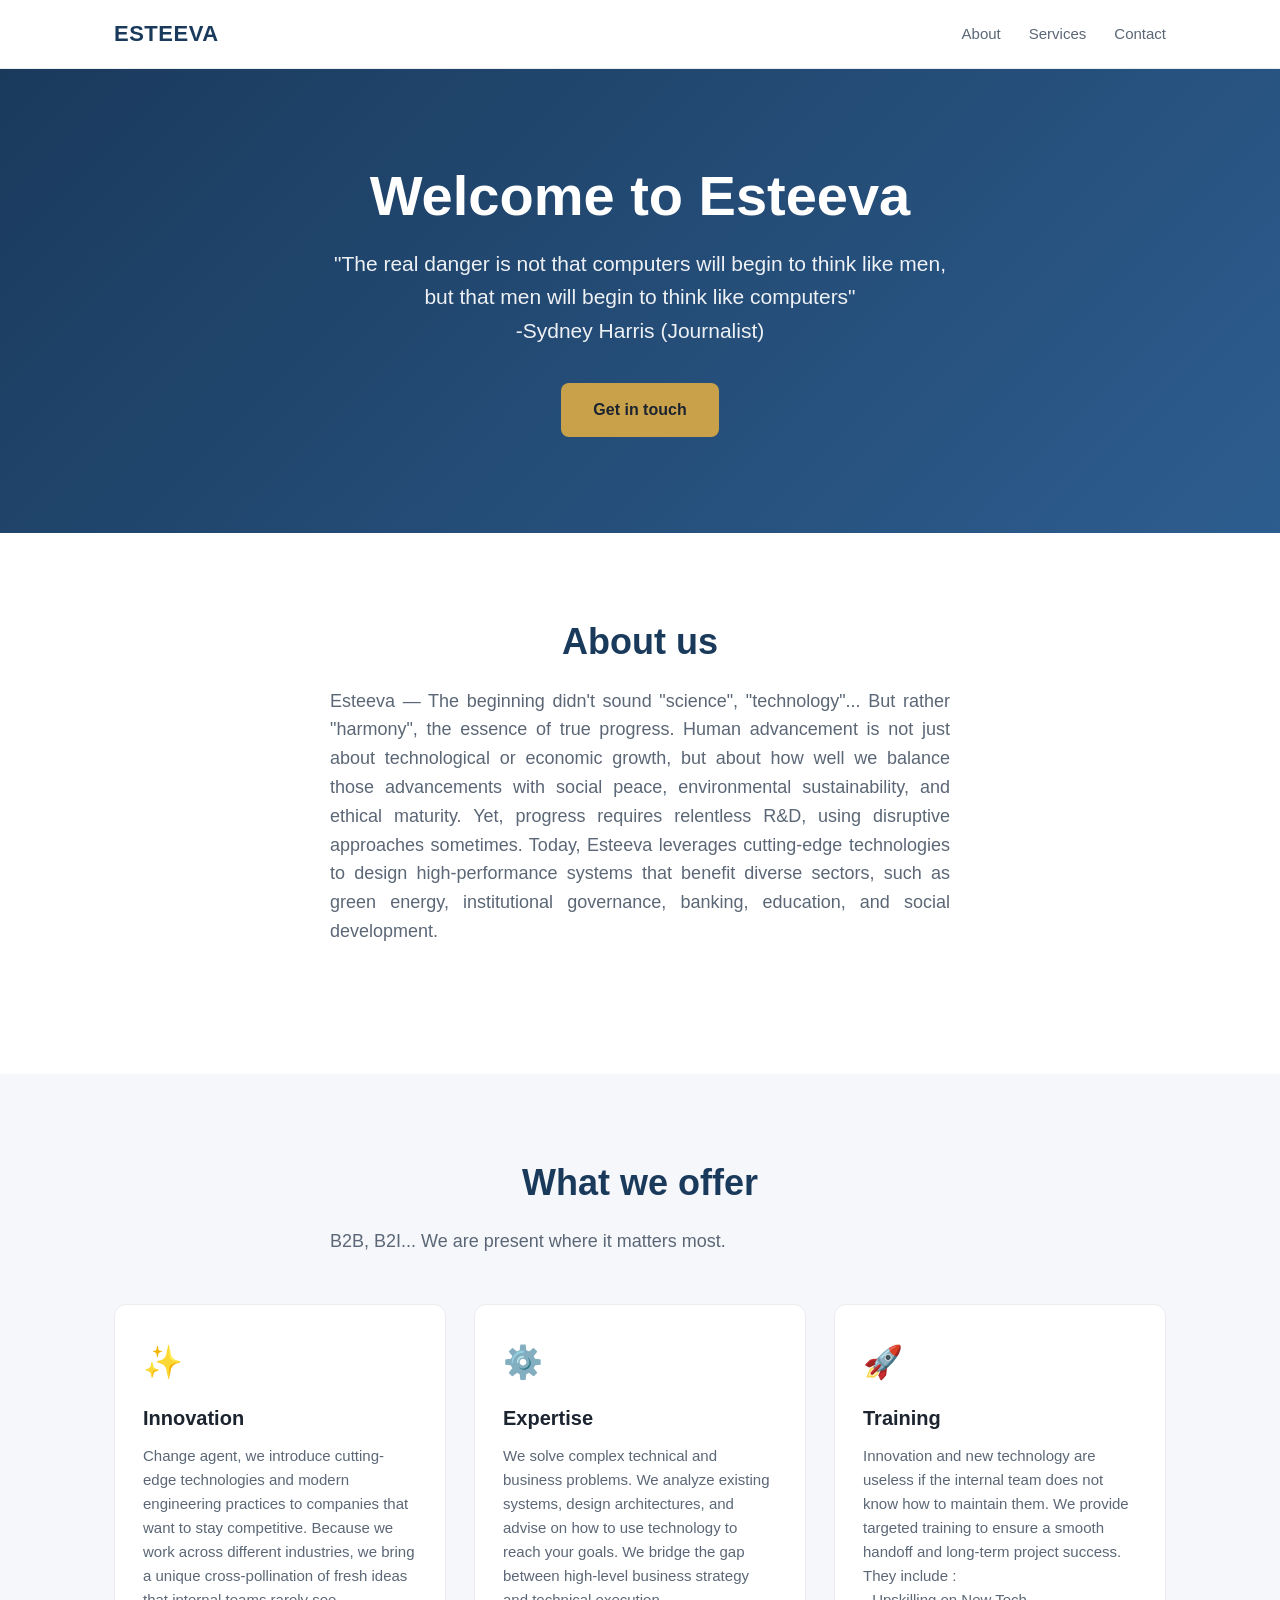
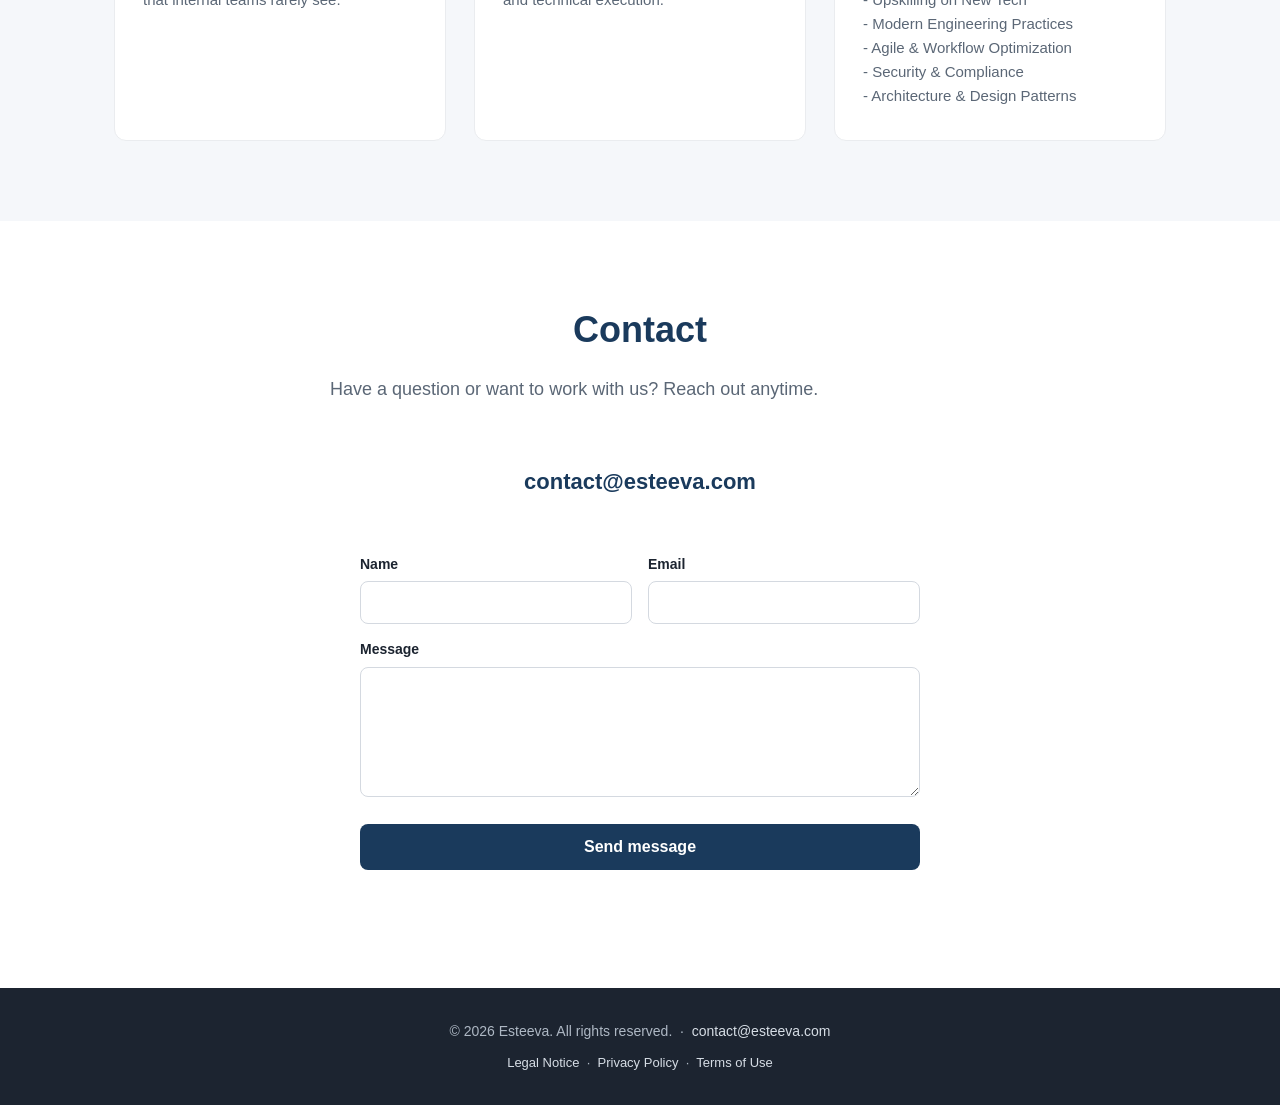
<file: index.html>
<!DOCTYPE html>
<html lang="en">
<head>
  <meta charset="UTF-8" />
  <meta name="viewport" content="width=device-width, initial-scale=1.0" />
  <title>Esteeva</title>
  <meta name="description" content="Esteeva — [short company description goes here]." />

  <!-- Open Graph (link previews on social / messaging) -->
  <meta property="og:title" content="Esteeva" />
  <meta property="og:description" content="Esteeva — [short company description goes here]." />
  <meta property="og:type" content="website" />
  <meta property="og:url" content="https://esteeva.com" />

  <link rel="icon" href="data:image/svg+xml,<svg xmlns='http://www.w3.org/2000/svg' viewBox='0 0 100 100'><text y='.9em' font-size='90'>E</text></svg>" />

  <style>
    :root {
      --brand: #1a3a5c;        /* primary brand color — edit to taste */
      --brand-light: #2d5d8f;
      --accent: #c9a14a;        /* accent / highlight */
      --ink: #1c2430;
      --muted: #5b6776;
      --bg: #ffffff;
      --bg-alt: #f5f7fa;
      --max: 1100px;
    }

    * { box-sizing: border-box; margin: 0; padding: 0; }

    html { scroll-behavior: smooth; }

    body {
      font-family: -apple-system, BlinkMacSystemFont, "Segoe UI", Roboto, Helvetica, Arial, sans-serif;
      color: var(--ink);
      background: var(--bg);
      line-height: 1.6;
      -webkit-font-smoothing: antialiased;
    }

    .wrap { max-width: var(--max); margin: 0 auto; padding: 0 24px; }

    /* Header */
    header {
      position: sticky; top: 0; z-index: 10;
      background: rgba(255,255,255,0.9);
      backdrop-filter: blur(8px);
      border-bottom: 1px solid #eaecef;
    }
    .nav { display: flex; align-items: center; justify-content: space-between; height: 68px; }
    .logo { font-weight: 800; letter-spacing: 0.5px; font-size: 22px; color: var(--brand); text-decoration: none; }
    .nav-links { display: flex; gap: 28px; }
    .nav-links a { color: var(--muted); text-decoration: none; font-size: 15px; font-weight: 500; }
    .nav-links a:hover { color: var(--brand); }
    @media (max-width: 640px) { .nav-links { display: none; } }

    /* Hero */
    .hero {
      background: linear-gradient(135deg, var(--brand) 0%, var(--brand-light) 100%);
      color: #fff;
      padding: 96px 0;
      text-align: center;
    }
    .hero h1 { font-size: clamp(34px, 6vw, 56px); font-weight: 800; line-height: 1.1; margin-bottom: 20px; }
    .hero p { font-size: clamp(17px, 2.5vw, 21px); max-width: 640px; margin: 0 auto 36px; opacity: 0.92; }
    .btn {
      display: inline-block; background: var(--accent); color: #1c2430;
      padding: 14px 32px; border-radius: 8px; text-decoration: none;
      font-weight: 700; font-size: 16px; transition: transform 0.15s ease, box-shadow 0.15s ease;
    }
    .btn:hover { transform: translateY(-2px); box-shadow: 0 8px 24px rgba(0,0,0,0.2); }

    /* Sections */
    section { padding: 80px 0; }
    .section-alt { background: var(--bg-alt); }
    h2 { font-size: clamp(26px, 4vw, 36px); font-weight: 800; margin-bottom: 16px; text-align: center; color: var(--brand); }
    .lead { text-align: justify; color: var(--muted); max-width: 620px; margin: 0 auto 48px; font-size: 18px; }

    .grid { display: grid; grid-template-columns: repeat(auto-fit, minmax(260px, 1fr)); gap: 28px; }
    .card {
      background: var(--bg); border: 1px solid #eaecef; border-radius: 12px;
      padding: 32px 28px; transition: box-shadow 0.2s ease, transform 0.2s ease;
    }
    .card:hover { box-shadow: 0 12px 32px rgba(26,58,92,0.1); transform: translateY(-4px); }
    .card .icon { font-size: 32px; margin-bottom: 14px; }
    .card h3 { font-size: 20px; margin-bottom: 10px; color: var(--ink); }
    .card p { color: var(--muted); font-size: 15px; }

    /* Contact */
    .contact { text-align: center; }
    .contact a.email {
      display: inline-block; margin-top: 12px; font-size: 22px; font-weight: 700;
      color: var(--brand); text-decoration: none;
    }
    .contact a.email:hover { color: var(--accent); }

    /* Contact form */
    .contact-form { max-width: 560px; margin: 40px auto 0; text-align: left; }
    .contact-form .row { display: flex; gap: 16px; }
    .contact-form .row > * { flex: 1; }
    @media (max-width: 560px) { .contact-form .row { flex-direction: column; gap: 0; } }
    .contact-form label { display: block; font-size: 14px; font-weight: 600; color: var(--ink); margin: 14px 0 6px; }
    .contact-form input, .contact-form textarea {
      width: 100%; padding: 12px 14px; font-size: 15px; font-family: inherit;
      border: 1px solid #d4d9e0; border-radius: 8px; background: #fff; color: var(--ink);
    }
    .contact-form input:focus, .contact-form textarea:focus {
      outline: none; border-color: var(--brand); box-shadow: 0 0 0 3px rgba(26,58,92,0.12);
    }
    .contact-form textarea { resize: vertical; min-height: 130px; }
    .contact-form button {
      margin-top: 20px; width: 100%; background: var(--brand); color: #fff; border: none;
      padding: 14px 32px; border-radius: 8px; font-weight: 700; font-size: 16px; cursor: pointer;
      transition: background 0.15s ease;
    }
    .contact-form button:hover { background: var(--brand-light); }
    .contact-form button:disabled { opacity: 0.6; cursor: not-allowed; }
    .form-status { margin-top: 16px; text-align: center; font-size: 15px; font-weight: 600; min-height: 22px; }
    .form-status.ok { color: #1a7a44; }
    .form-status.err { color: #b4232a; }
    /* honeypot — hidden from humans, catches bots */
    .hp { position: absolute; left: -9999px; opacity: 0; height: 0; overflow: hidden; }

    /* Footer */
    footer { background: var(--ink); color: #aeb8c4; text-align: center; padding: 32px 0; font-size: 14px; }
    footer a { color: #d6dde5; text-decoration: none; }
  </style>
</head>
<body>

  <header>
    <div class="wrap nav">
      <a href="#" class="logo">ESTEEVA</a>
      <nav class="nav-links">
        <a href="#about">About</a>
        <a href="#services">Services</a>
        <a href="#contact">Contact</a>
      </nav>
    </div>
  </header>

  <!-- HERO -->
  <section class="hero">
    <div class="wrap">
      <h1>Welcome to Esteeva</h1>
      <p><span>"The real danger is not that computers will begin to think like men, but that men will begin to think like computers"</span><br><span align="right">-Sydney Harris (Journalist)</span></p>
      <a href="#contact" class="btn">Get in touch</a>
    </div>
  </section>

  <!-- ABOUT -->
  <section id="about">
    <div class="wrap">
      <h2>About us</h2>
      <p class="lead">Esteeva — The beginning didn't sound "science", "technology"... But rather "harmony", the essence of true progress. Human advancement is not just about technological or economic growth, but about how well we balance those advancements with social peace, environmental sustainability, and ethical maturity. Yet, progress requires relentless R&D, using disruptive approaches sometimes. Today, Esteeva leverages cutting-edge technologies to design high-performance systems that benefit diverse sectors, such as green energy, institutional governance, banking, education, and social development.</p>
    </div>
  </section>

  <!-- SERVICES -->
  <section id="services" class="section-alt">
    <div class="wrap">
      <h2>What we offer</h2>
      <p class="lead">B2B, B2I... We are present where it matters most.</p>
      <div class="grid">
        <div class="card">
          <div class="icon">&#10024;</div>
          <h3>Innovation</h3>
          <p>Change agent, we introduce cutting-edge technologies and modern engineering practices to companies that want to stay competitive. Because we work across different industries, we bring a unique cross-pollination of fresh ideas that internal teams rarely see.</p>
        </div>
        <div class="card">
          <div class="icon">&#9881;&#65039;</div>
          <h3>Expertise</h3>
          <p>We solve complex technical and business problems. We analyze existing systems, design architectures, and advise on how to use technology to reach your goals. We bridge the gap between high-level business strategy and technical execution.</p>
        </div>
        <div class="card">
          <div class="icon">&#128640;</div>
          <h3>Training</h3>
          <p>Innovation and new technology are useless if the internal team does not know how to maintain them. We provide targeted training to ensure a smooth handoff and long-term project success. They include :<br>

		  - Upskilling on New Tech<br>
		  - Modern Engineering Practices<br>
		  - Agile & Workflow Optimization<br>
		  - Security & Compliance<br>
		  - Architecture & Design Patterns<br>

		  </p>
        </div>
      </div>
    </div>
  </section>

  <!-- CONTACT -->
  <section id="contact">
    <div class="wrap contact">
      <h2>Contact</h2>
      <p class="lead">Have a question or want to work with us? Reach out anytime.</p>
      <a class="email" href="mailto:contact@esteeva.com">contact@esteeva.com</a>

      <form class="contact-form" id="contactForm">
        <!-- Web3Forms: get a free access key at https://web3forms.com (enter contact@esteeva.com,
             the key is emailed to you), then paste it below. No account/dashboard needed. -->
        <input type="hidden" name="access_key" value="db4b8faa-c074-431f-97e0-5a74add62d4d" />
        <input type="hidden" name="subject" value="New message from esteeva.com" />
        <input type="hidden" name="from_name" value="Esteeva website" />

        <div class="row">
          <div>
            <label for="cf-name">Name</label>
            <input id="cf-name" type="text" name="name" required autocomplete="name" />
          </div>
          <div>
            <label for="cf-email">Email</label>
            <input id="cf-email" type="email" name="email" required autocomplete="email" />
          </div>
        </div>

        <label for="cf-message">Message</label>
        <textarea id="cf-message" name="message" required></textarea>

        <!-- honeypot anti-spam field; bots fill it, humans don't see it -->
        <input type="checkbox" name="botcheck" class="hp" tabindex="-1" autocomplete="off" />

        <button type="submit" id="cf-submit">Send message</button>
        <div class="form-status" id="cf-status" role="status" aria-live="polite"></div>
      </form>
    </div>
  </section>

  <footer>
    <div class="wrap">
      &copy; <span id="year"></span> Esteeva. All rights reserved. &nbsp;&middot;&nbsp;
      <a href="mailto:contact@esteeva.com">contact@esteeva.com</a>
      <div style="margin-top:10px; font-size:13px;">
        <a href="legal-notice.html">Legal Notice</a> &nbsp;&middot;&nbsp;
        <a href="privacy.html">Privacy Policy</a> &nbsp;&middot;&nbsp;
        <a href="terms.html">Terms of Use</a>
      </div>
    </div>
  </footer>

  <script>
    document.getElementById('year').textContent = new Date().getFullYear();

    // Contact form -> Web3Forms (submits via fetch so the visitor stays on the page)
    (function () {
      var form = document.getElementById('contactForm');
      if (!form) return;
      var statusEl = document.getElementById('cf-status');
      var btn = document.getElementById('cf-submit');

      form.addEventListener('submit', function (e) {
        e.preventDefault();
        statusEl.className = 'form-status';
        statusEl.textContent = 'Sending…';
        btn.disabled = true;

        fetch('https://api.web3forms.com/submit', {
          method: 'POST',
          headers: { 'Accept': 'application/json' },
          body: new FormData(form)
        })
          .then(function (r) { return r.json(); })
          .then(function (data) {
            if (data.success) {
              statusEl.className = 'form-status ok';
              statusEl.textContent = 'Thanks — your message has been sent.';
              form.reset();
            } else {
              statusEl.className = 'form-status err';
              statusEl.textContent = data.message || 'Something went wrong. Please email us directly.';
            }
          })
          .catch(function () {
            statusEl.className = 'form-status err';
            statusEl.textContent = 'Network error. Please email contact@esteeva.com instead.';
          })
          .finally(function () { btn.disabled = false; });
      });
    })();
  </script>

</body>
</html>
</file>
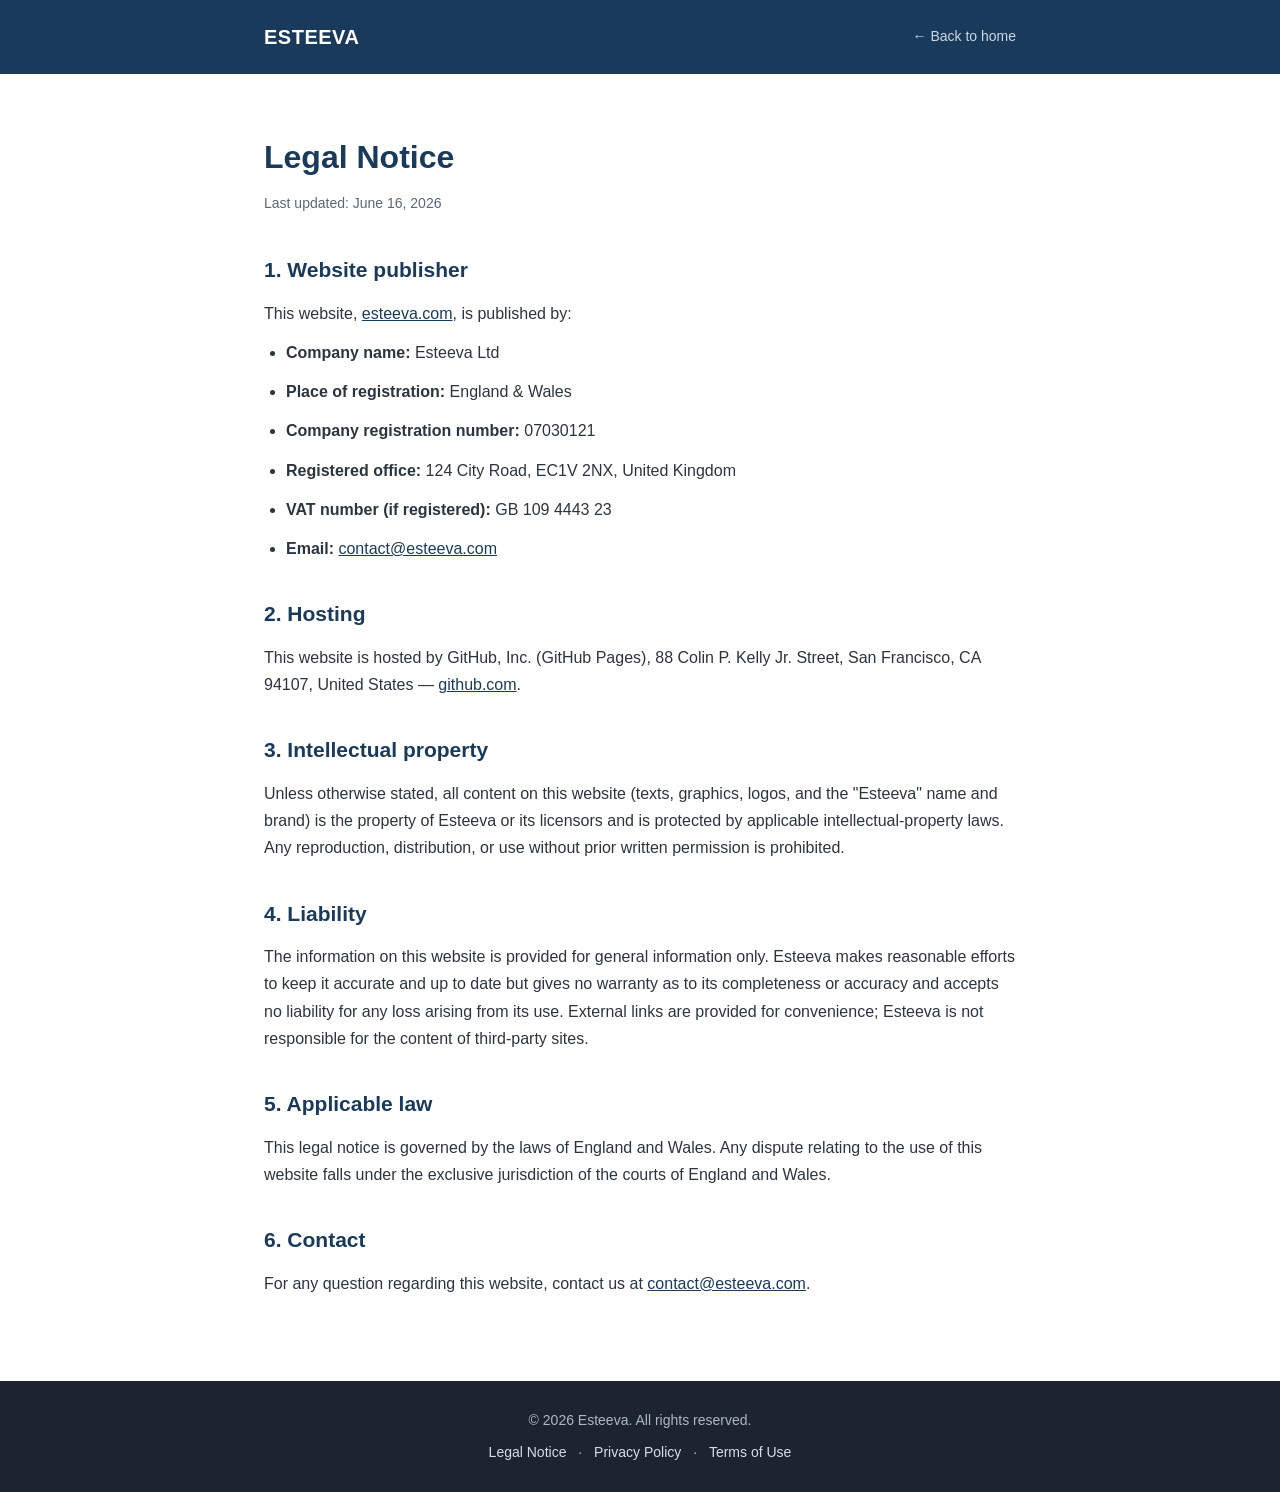
<file: legal-notice.html>
<!DOCTYPE html>
<html lang="en">
<head>
  <meta charset="UTF-8" />
  <meta name="viewport" content="width=device-width, initial-scale=1.0" />
  <title>Legal Notice — Esteeva</title>
  <meta name="robots" content="index, follow" />
  <link rel="stylesheet" href="legal.css" />
  <link rel="icon" href="data:image/svg+xml,<svg xmlns='http://www.w3.org/2000/svg' viewBox='0 0 100 100'><text y='.9em' font-size='90'>E</text></svg>" />
</head>
<body>
  <header>
    <div class="wrap">
      <a href="index.html" class="logo">ESTEEVA</a>
      <a href="index.html" class="back">&larr; Back to home</a>
    </div>
  </header>

  <main>
    <div class="wrap">
      <h1>Legal Notice</h1>
      <p class="updated">Last updated: June 16, 2026</p>

      <h2>1. Website publisher</h2>
      <p>This website, <a href="https://esteeva.com">esteeva.com</a>, is published by:</p>
      <ul>
        <li><strong>Company name:</strong> Esteeva Ltd</li>
        <li><strong>Place of registration:</strong> England &amp; Wales</li>
        <li><strong>Company registration number:</strong> 07030121</li>
        <li><strong>Registered office:</strong> 124 City Road, EC1V 2NX, United Kingdom</li>
        <li><strong>VAT number (if registered):</strong> GB 109 4443 23</li>
        <li><strong>Email:</strong> <a href="mailto:contact@esteeva.com">contact@esteeva.com</a></li>
      </ul>

      <h2>2. Hosting</h2>
      <p>
        This website is hosted by GitHub, Inc. (GitHub Pages), 88 Colin P. Kelly Jr.
        Street, San Francisco, CA 94107, United States &mdash;
        <a href="https://github.com">github.com</a>.
      </p>

      <h2>3. Intellectual property</h2>
      <p>
        Unless otherwise stated, all content on this website (texts, graphics, logos,
        and the "Esteeva" name and brand) is the property of Esteeva or its licensors
        and is protected by applicable intellectual-property laws. Any reproduction,
        distribution, or use without prior written permission is prohibited.
      </p>

      <h2>4. Liability</h2>
      <p>
        The information on this website is provided for general information only.
        Esteeva makes reasonable efforts to keep it accurate and up to date but gives
        no warranty as to its completeness or accuracy and accepts no liability for any
        loss arising from its use. External links are provided for convenience; Esteeva
        is not responsible for the content of third-party sites.
      </p>

      <h2>5. Applicable law</h2>
      <p>
        This legal notice is governed by the laws of England and Wales. Any dispute
        relating to the use of this website falls under the exclusive jurisdiction of
        the courts of England and Wales.
      </p>

      <h2>6. Contact</h2>
      <p>
        For any question regarding this website, contact us at
        <a href="mailto:contact@esteeva.com">contact@esteeva.com</a>.
      </p>
    </div>
  </main>

  <footer>
    <div class="wrap">
      &copy; <span id="year"></span> Esteeva. All rights reserved.
      <div class="footer-links">
        <a href="legal-notice.html">Legal Notice</a> &middot;
        <a href="privacy.html">Privacy Policy</a> &middot;
        <a href="terms.html">Terms of Use</a>
      </div>
    </div>
  </footer>
  <script>document.getElementById('year').textContent = new Date().getFullYear();</script>
</body>
</html>
</file>
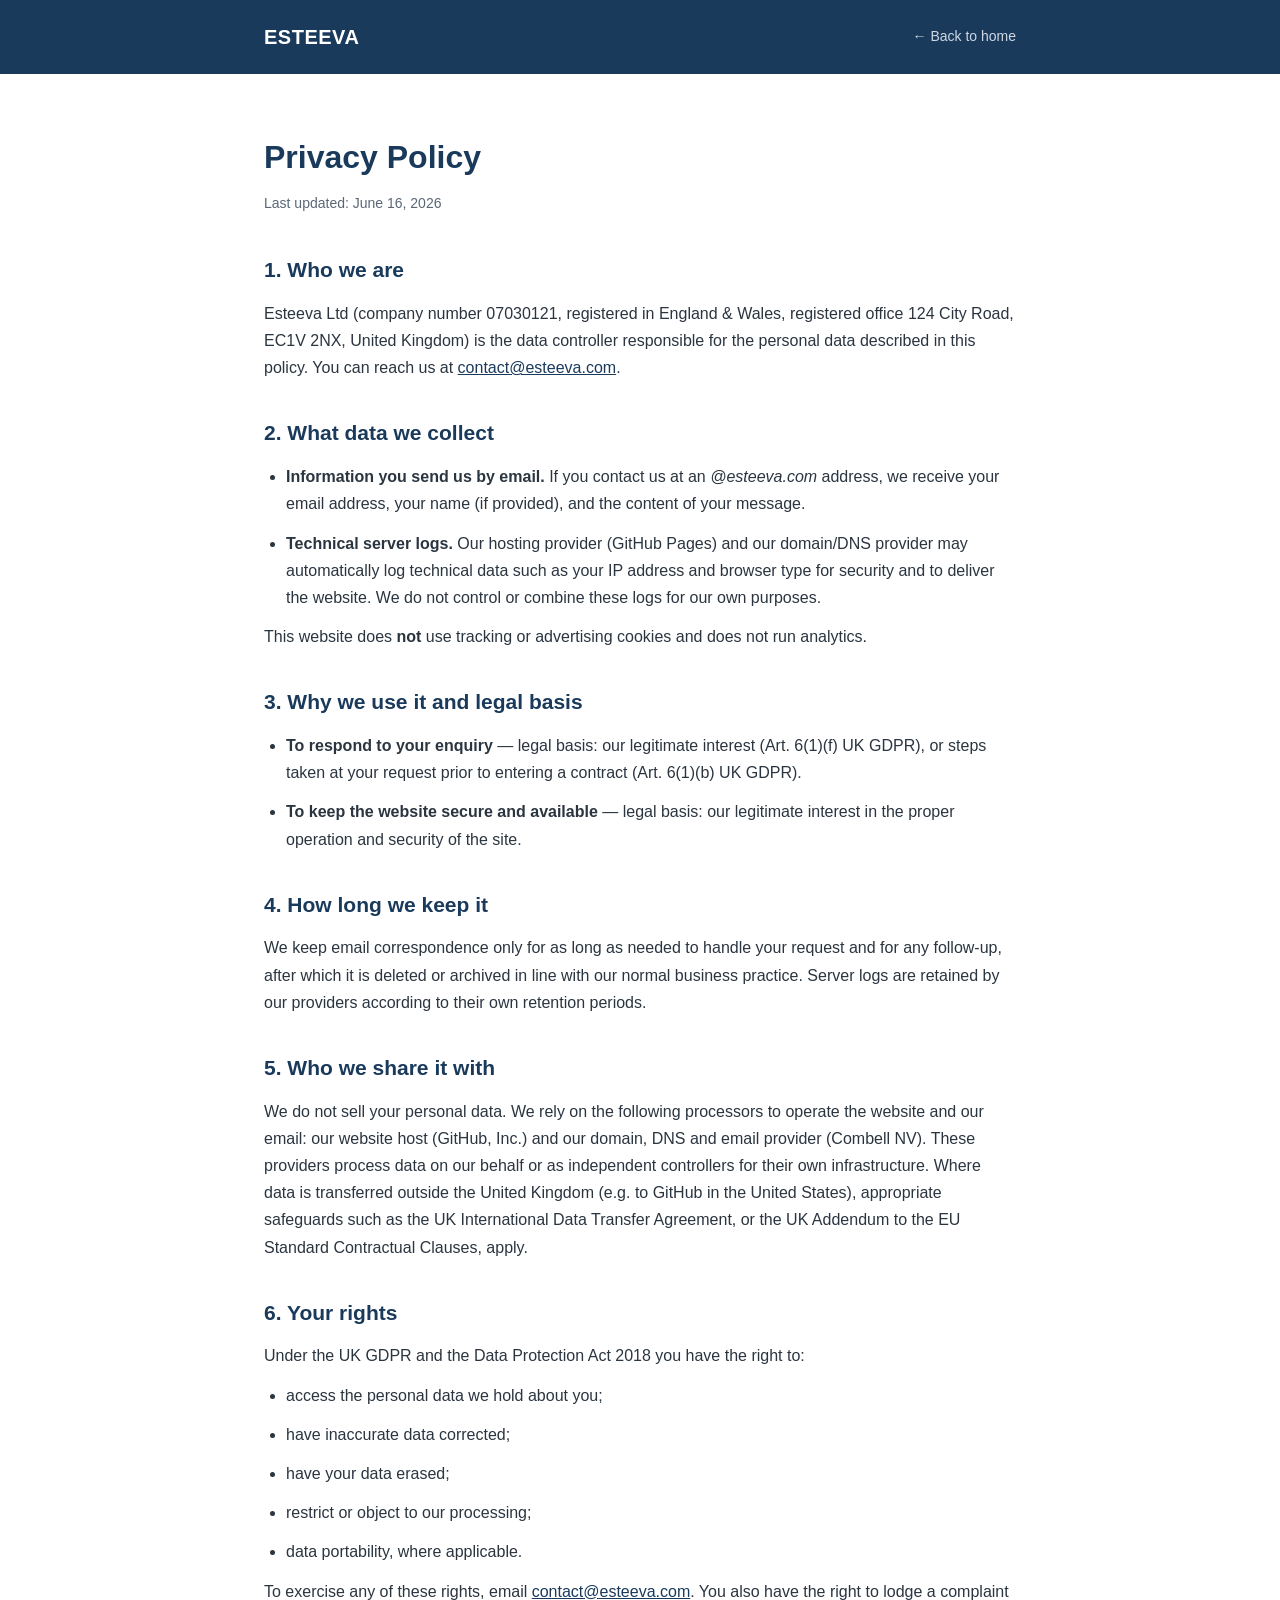
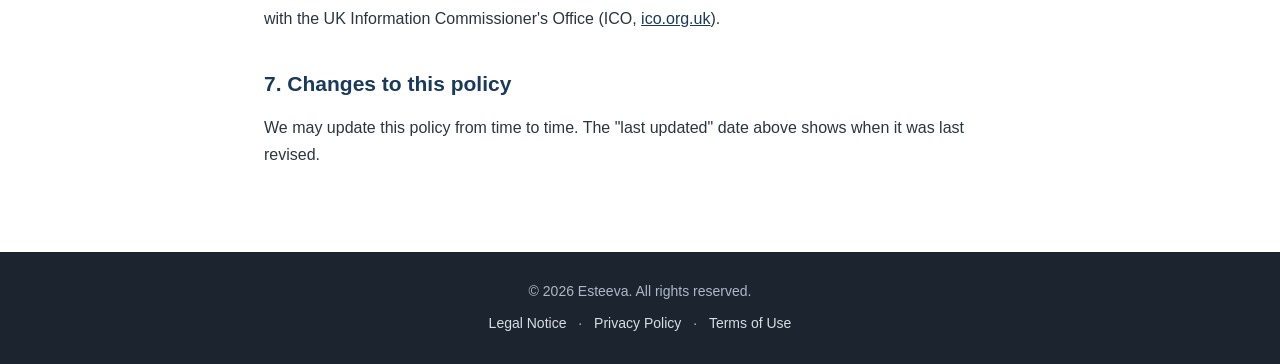
<file: privacy.html>
<!DOCTYPE html>
<html lang="en">
<head>
  <meta charset="UTF-8" />
  <meta name="viewport" content="width=device-width, initial-scale=1.0" />
  <title>Privacy Policy — Esteeva</title>
  <meta name="robots" content="index, follow" />
  <link rel="stylesheet" href="legal.css" />
  <link rel="icon" href="data:image/svg+xml,<svg xmlns='http://www.w3.org/2000/svg' viewBox='0 0 100 100'><text y='.9em' font-size='90'>E</text></svg>" />
</head>
<body>
  <header>
    <div class="wrap">
      <a href="index.html" class="logo">ESTEEVA</a>
      <a href="index.html" class="back">&larr; Back to home</a>
    </div>
  </header>

  <main>
    <div class="wrap">
      <h1>Privacy Policy</h1>
      <p class="updated">Last updated: June 16, 2026</p>

      <h2>1. Who we are</h2>
      <p>
        Esteeva Ltd (company number 07030121, registered in England &amp; Wales,
        registered office 124 City Road, EC1V 2NX, United Kingdom) is the data controller responsible
        for the personal data described in this policy. You can reach us at
        <a href="mailto:contact@esteeva.com">contact@esteeva.com</a>.
      </p>

      <h2>2. What data we collect</h2>
      <ul>
        <li>
          <strong>Information you send us by email.</strong> If you contact us at an
          <em>@esteeva.com</em> address, we receive your email address, your name (if
          provided), and the content of your message.
        </li>
        <li>
          <strong>Technical server logs.</strong> Our hosting provider (GitHub Pages)
          and our domain/DNS provider may automatically log technical data such as your
          IP address and browser type for security and to deliver the website. We do not
          control or combine these logs for our own purposes.
        </li>
      </ul>
      <p>This website does <strong>not</strong> use tracking or advertising cookies and does not run analytics.</p>

      <h2>3. Why we use it and legal basis</h2>
      <ul>
        <li>
          <strong>To respond to your enquiry</strong> &mdash; legal basis: our legitimate
          interest (Art. 6(1)(f) UK GDPR), or steps taken at your request prior to entering
          a contract (Art. 6(1)(b) UK GDPR).
        </li>
        <li>
          <strong>To keep the website secure and available</strong> &mdash; legal basis:
          our legitimate interest in the proper operation and security of the site.
        </li>
      </ul>

      <h2>4. How long we keep it</h2>
      <p>
        We keep email correspondence only for as long as needed to handle your request
        and for any follow-up, after which it is deleted or archived in line with our
        normal business practice. Server logs are retained by our providers according to
        their own retention periods.
      </p>

      <h2>5. Who we share it with</h2>
      <p>
        We do not sell your personal data. We rely on the following processors to operate
        the website and our email: our website host (GitHub, Inc.) and our domain, DNS and
        email provider (Combell NV). These providers process data on our behalf or as
        independent controllers for their own infrastructure. Where data is transferred
        outside the United Kingdom (e.g. to GitHub in the United States), appropriate
        safeguards such as the UK International Data Transfer Agreement, or the UK Addendum
        to the EU Standard Contractual Clauses, apply.
      </p>

      <h2>6. Your rights</h2>
      <p>Under the UK GDPR and the Data Protection Act 2018 you have the right to:</p>
      <ul>
        <li>access the personal data we hold about you;</li>
        <li>have inaccurate data corrected;</li>
        <li>have your data erased;</li>
        <li>restrict or object to our processing;</li>
        <li>data portability, where applicable.</li>
      </ul>
      <p>
        To exercise any of these rights, email
        <a href="mailto:contact@esteeva.com">contact@esteeva.com</a>. You also have the
        right to lodge a complaint with the UK Information Commissioner's Office (ICO,
        <a href="https://ico.org.uk">ico.org.uk</a>).
      </p>

      <h2>7. Changes to this policy</h2>
      <p>
        We may update this policy from time to time. The "last updated" date above shows
        when it was last revised.
      </p>
    </div>
  </main>

  <footer>
    <div class="wrap">
      &copy; <span id="year"></span> Esteeva. All rights reserved.
      <div class="footer-links">
        <a href="legal-notice.html">Legal Notice</a> &middot;
        <a href="privacy.html">Privacy Policy</a> &middot;
        <a href="terms.html">Terms of Use</a>
      </div>
    </div>
  </footer>
  <script>document.getElementById('year').textContent = new Date().getFullYear();</script>
</body>
</html>
</file>
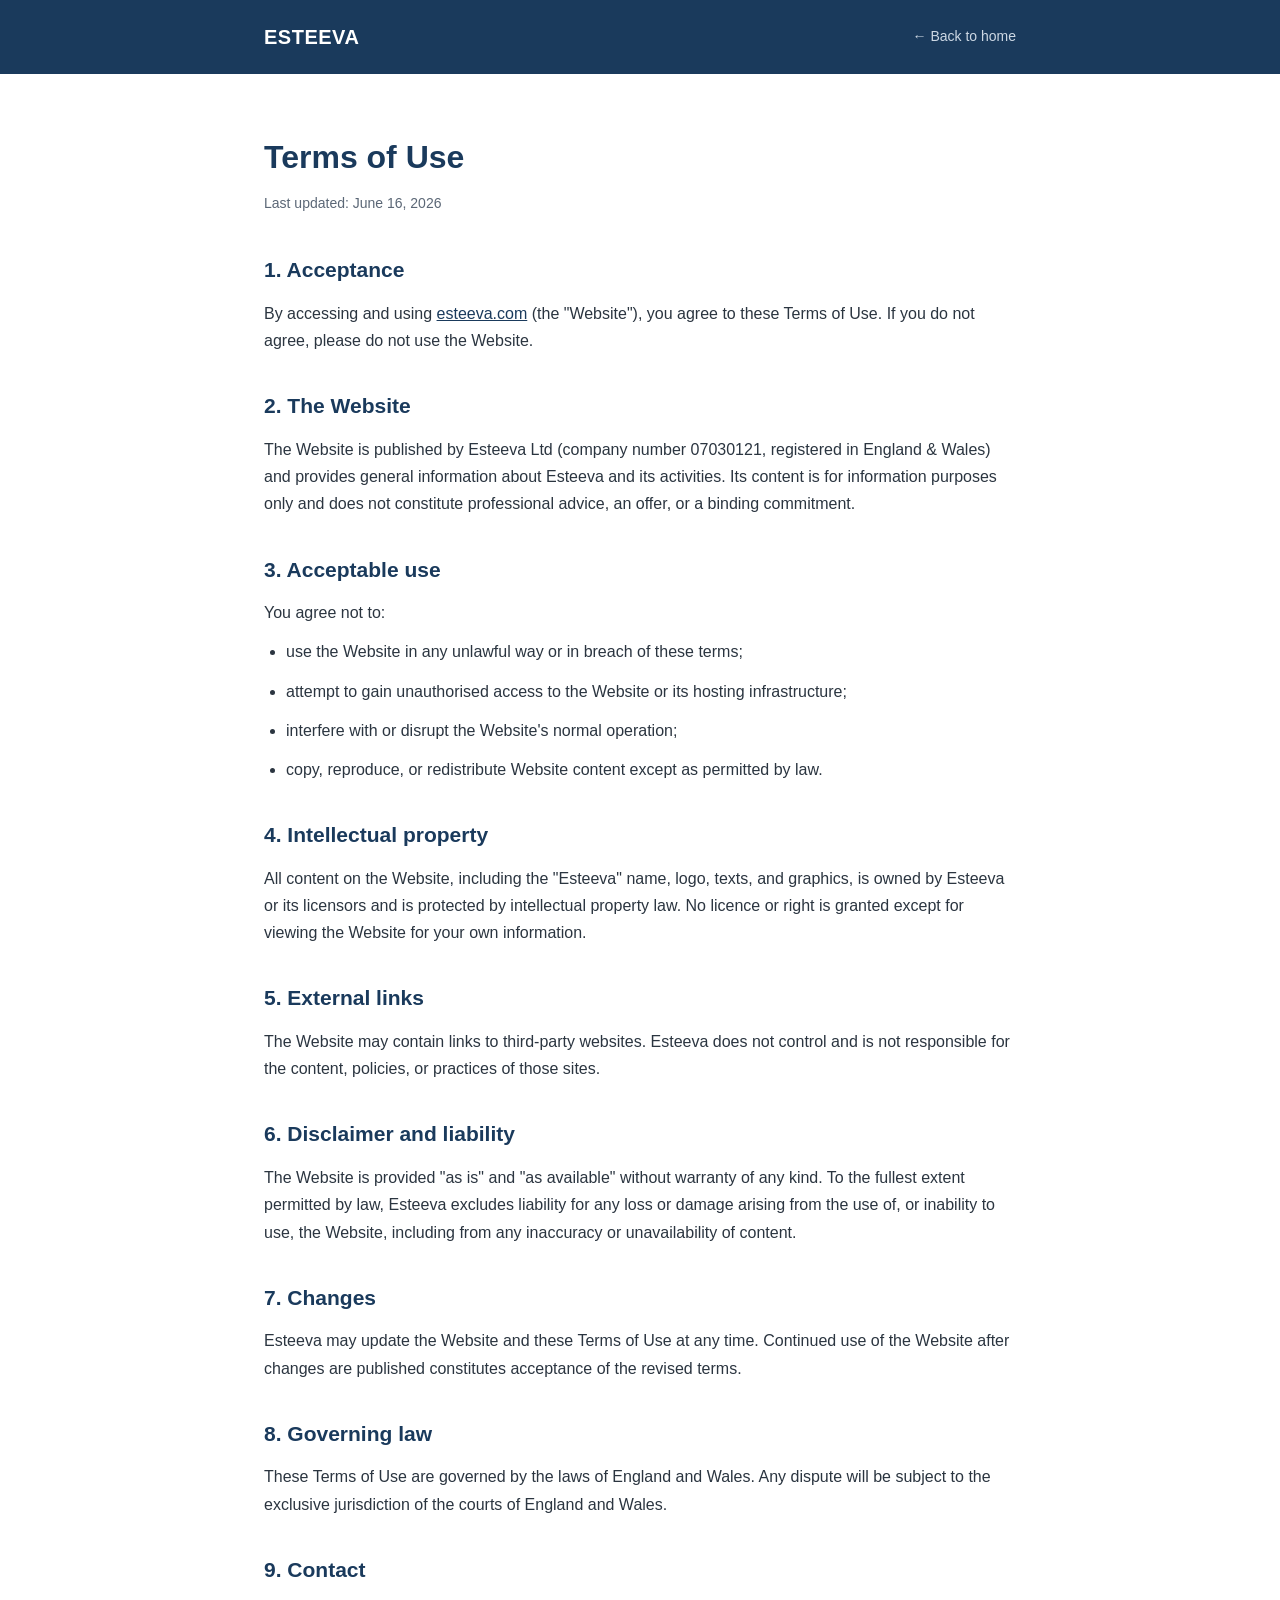
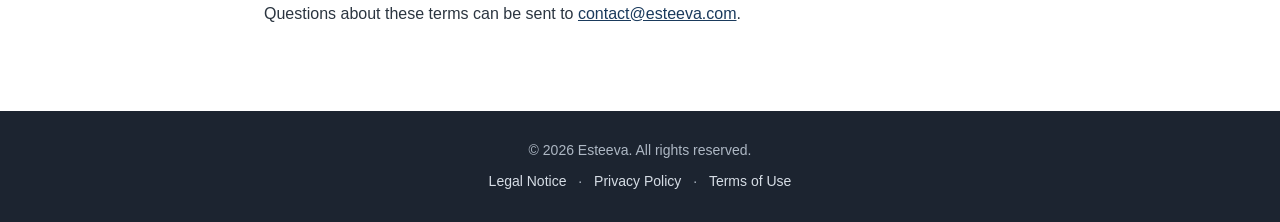
<file: terms.html>
<!DOCTYPE html>
<html lang="en">
<head>
  <meta charset="UTF-8" />
  <meta name="viewport" content="width=device-width, initial-scale=1.0" />
  <title>Terms of Use — Esteeva</title>
  <meta name="robots" content="index, follow" />
  <link rel="stylesheet" href="legal.css" />
  <link rel="icon" href="data:image/svg+xml,<svg xmlns='http://www.w3.org/2000/svg' viewBox='0 0 100 100'><text y='.9em' font-size='90'>E</text></svg>" />
</head>
<body>
  <header>
    <div class="wrap">
      <a href="index.html" class="logo">ESTEEVA</a>
      <a href="index.html" class="back">&larr; Back to home</a>
    </div>
  </header>

  <main>
    <div class="wrap">
      <h1>Terms of Use</h1>
      <p class="updated">Last updated: June 16, 2026</p>

      <h2>1. Acceptance</h2>
      <p>
        By accessing and using <a href="https://esteeva.com">esteeva.com</a> (the
        "Website"), you agree to these Terms of Use. If you do not agree, please do not
        use the Website.
      </p>

      <h2>2. The Website</h2>
      <p>
        The Website is published by Esteeva Ltd (company number 07030121, registered
        in England &amp; Wales) and provides general information about Esteeva and its
        activities. Its content is for information purposes only and does not constitute
        professional advice, an offer, or a binding commitment.
      </p>

      <h2>3. Acceptable use</h2>
      <p>You agree not to:</p>
      <ul>
        <li>use the Website in any unlawful way or in breach of these terms;</li>
        <li>attempt to gain unauthorised access to the Website or its hosting infrastructure;</li>
        <li>interfere with or disrupt the Website's normal operation;</li>
        <li>copy, reproduce, or redistribute Website content except as permitted by law.</li>
      </ul>

      <h2>4. Intellectual property</h2>
      <p>
        All content on the Website, including the "Esteeva" name, logo, texts, and
        graphics, is owned by Esteeva or its licensors and is protected by intellectual
        property law. No licence or right is granted except for viewing the Website for
        your own information.
      </p>

      <h2>5. External links</h2>
      <p>
        The Website may contain links to third-party websites. Esteeva does not control
        and is not responsible for the content, policies, or practices of those sites.
      </p>

      <h2>6. Disclaimer and liability</h2>
      <p>
        The Website is provided "as is" and "as available" without warranty of any kind.
        To the fullest extent permitted by law, Esteeva excludes liability for any loss
        or damage arising from the use of, or inability to use, the Website, including
        from any inaccuracy or unavailability of content.
      </p>

      <h2>7. Changes</h2>
      <p>
        Esteeva may update the Website and these Terms of Use at any time. Continued use
        of the Website after changes are published constitutes acceptance of the revised
        terms.
      </p>

      <h2>8. Governing law</h2>
      <p>
        These Terms of Use are governed by the laws of England and Wales. Any dispute will
        be subject to the exclusive jurisdiction of the courts of England and Wales.
      </p>

      <h2>9. Contact</h2>
      <p>
        Questions about these terms can be sent to
        <a href="mailto:contact@esteeva.com">contact@esteeva.com</a>.
      </p>
    </div>
  </main>

  <footer>
    <div class="wrap">
      &copy; <span id="year"></span> Esteeva. All rights reserved.
      <div class="footer-links">
        <a href="legal-notice.html">Legal Notice</a> &middot;
        <a href="privacy.html">Privacy Policy</a> &middot;
        <a href="terms.html">Terms of Use</a>
      </div>
    </div>
  </footer>
  <script>document.getElementById('year').textContent = new Date().getFullYear();</script>
</body>
</html>
</file>
<file: legal.css>
/* Shared styles for Esteeva legal pages */
:root {
  --brand: #1a3a5c;
  --accent: #c9a14a;
  --ink: #1c2430;
  --muted: #5b6776;
  --bg: #ffffff;
  --max: 800px;
}
* { box-sizing: border-box; margin: 0; padding: 0; }
body {
  font-family: -apple-system, BlinkMacSystemFont, "Segoe UI", Roboto, Helvetica, Arial, sans-serif;
  color: var(--ink);
  background: var(--bg);
  line-height: 1.7;
  -webkit-font-smoothing: antialiased;
}
.wrap { max-width: var(--max); margin: 0 auto; padding: 0 24px; }

header {
  background: var(--brand);
  color: #fff;
  padding: 20px 0;
}
header .wrap { display: flex; align-items: center; justify-content: space-between; }
.logo { font-weight: 800; letter-spacing: 0.5px; font-size: 20px; color: #fff; text-decoration: none; }
header a.back { color: #cdd8e4; text-decoration: none; font-size: 14px; font-weight: 500; }
header a.back:hover { color: #fff; }

main { padding: 56px 0 72px; }
h1 { font-size: 32px; color: var(--brand); margin-bottom: 8px; }
.updated { color: var(--muted); font-size: 14px; margin-bottom: 36px; }
h2 { font-size: 21px; color: var(--brand); margin: 34px 0 12px; }
p, li { color: #2b3540; font-size: 16px; margin-bottom: 12px; }
ul { padding-left: 22px; margin-bottom: 12px; }
a { color: var(--brand); }
a:hover { color: var(--accent); }
.note {
  background: #f5f7fa; border-left: 3px solid var(--accent);
  padding: 14px 18px; border-radius: 6px; font-size: 14px; color: var(--muted);
  margin: 24px 0;
}

footer { background: var(--ink); color: #aeb8c4; text-align: center; padding: 28px 0; font-size: 14px; }
footer a { color: #d6dde5; text-decoration: none; }
footer a:hover { color: #fff; }
.footer-links { margin-top: 8px; }
.footer-links a { margin: 0 8px; }
</file>
